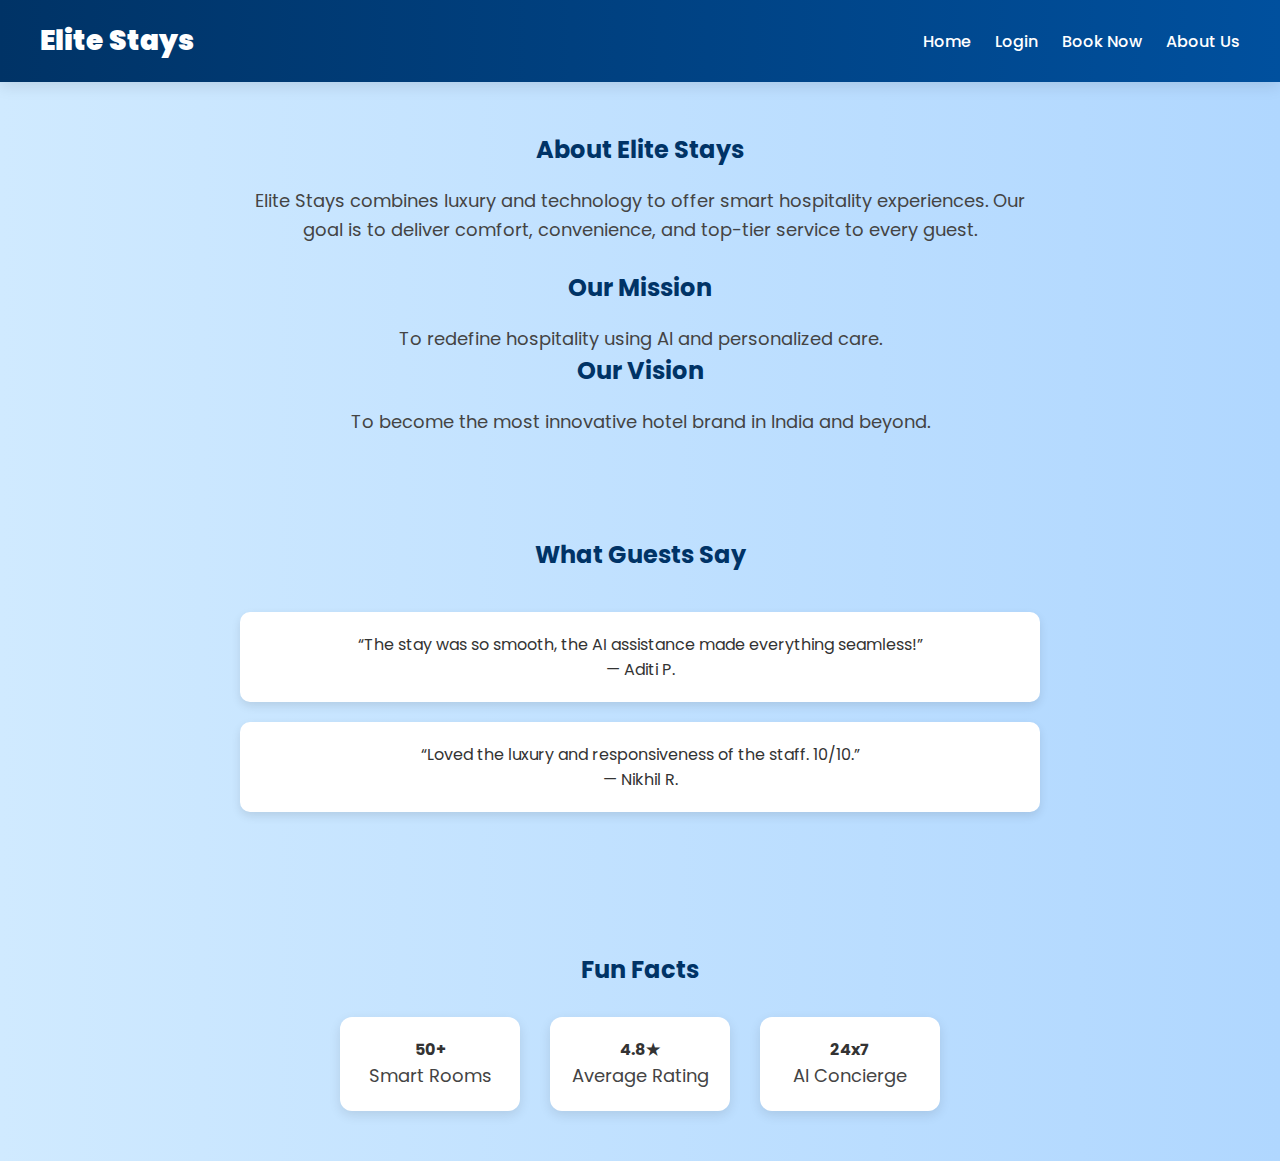
<file: about.html>
<!DOCTYPE html>
<html lang="en">
<head>
  <meta charset="UTF-8">
  <title>About Us - Elite Stays</title>
  <link href="https://fonts.googleapis.com/css2?family=Poppins:wght@300;500;600&display=swap" rel="stylesheet">
  <style>
    * { margin: 0; padding: 0; box-sizing: border-box; }
    body {
      font-family: 'Poppins', sans-serif;
      background: linear-gradient(to right, #d0eaff, #b0d7ff);
      color: #333;
    }

    header {
      background: linear-gradient(to right, #003366, #00509e);
      padding: 20px 40px;
      display: flex;
      justify-content: space-between;
      align-items: center;
      box-shadow: 0 4px 15px rgba(0, 0, 0, 0.1);
    }

    header h1 { font-size: 28px; font-weight: 600; color: #fff; }
    nav a {
      margin-left: 20px;
      text-decoration: none;
      color: #fff;
      font-weight: 500;
      transition: opacity 0.2s;
    }
    nav a:hover { opacity: 0.8; }

    section { padding: 50px 30px; text-align: center; animation: fadeIn 1s ease-in; }

    h2, h3 { color: #003366; margin-bottom: 20px; }
    p { max-width: 800px; margin: auto; font-size: 18px; line-height: 1.6; color: #444; }

  

    .fun-facts {
      display: flex;
      justify-content: center;
      flex-wrap: wrap;
      gap: 30px;
      margin-top: 30px;
    }

    .fact {
      background: #fff;
      padding: 20px;
      border-radius: 12px;
      box-shadow: 0 4px 12px rgba(0,0,0,0.1);
      width: 180px;
    }

    .testimonials {
      max-width: 800px;
      margin: 40px auto;
    }

    .testimonial {
      background: #fff;
      padding: 20px;
      margin: 20px 0;
      border-radius: 10px;
      box-shadow: 0 4px 10px rgba(0,0,0,0.1);
    }

    @keyframes fadeIn {
      from { opacity: 0; transform: translateY(20px); }
      to { opacity: 1; transform: translateY(0); }
    }
  </style>
</head>
<body>
  <header>
    <h1><strong>Elite Stays</strong></h1>
    <nav>
      <a href="index.html">Home</a>
      <a href="login.html">Login</a>
      <a href="booking.html">Book Now</a>
      <a href="about.html">About Us</a>
    </nav>
  </header>

  <section>
    <h2>About Elite Stays</h2>
    <p>Elite Stays combines luxury and technology to offer smart hospitality experiences. Our goal is to deliver comfort, convenience, and top-tier service to every guest.</p>
    </br>
    <h2>Our Mission</h2>
    <p>To redefine hospitality using AI and personalized care.</p>
    <h2>Our Vision</h2>
    <p>To become the most innovative hotel brand in India and beyond.</p>
  </section>

  

  <section>
    <h2>What Guests Say</h2>
    <div class="testimonials">
      <div class="testimonial">
        “The stay was so smooth, the AI assistance made everything seamless!”<br>— Aditi P.
      </div>
      <div class="testimonial">
        “Loved the luxury and responsiveness of the staff. 10/10.”<br>— Nikhil R.
      </div>
    </div>
  </section>

  <section>
    <h2>Fun Facts</h2>
    <div class="fun-facts">
      <div class="fact">
        <h4>50+</h4>
        <p>Smart Rooms</p>
      </div>
      <div class="fact">
        <h4>4.8★</h4>
        <p>Average Rating</p>
      </div>
      <div class="fact">
        <h4>24x7</h4>
        <p>AI Concierge</p>
      </div>
    </div>
  </section>
</body>
</html>
</file>
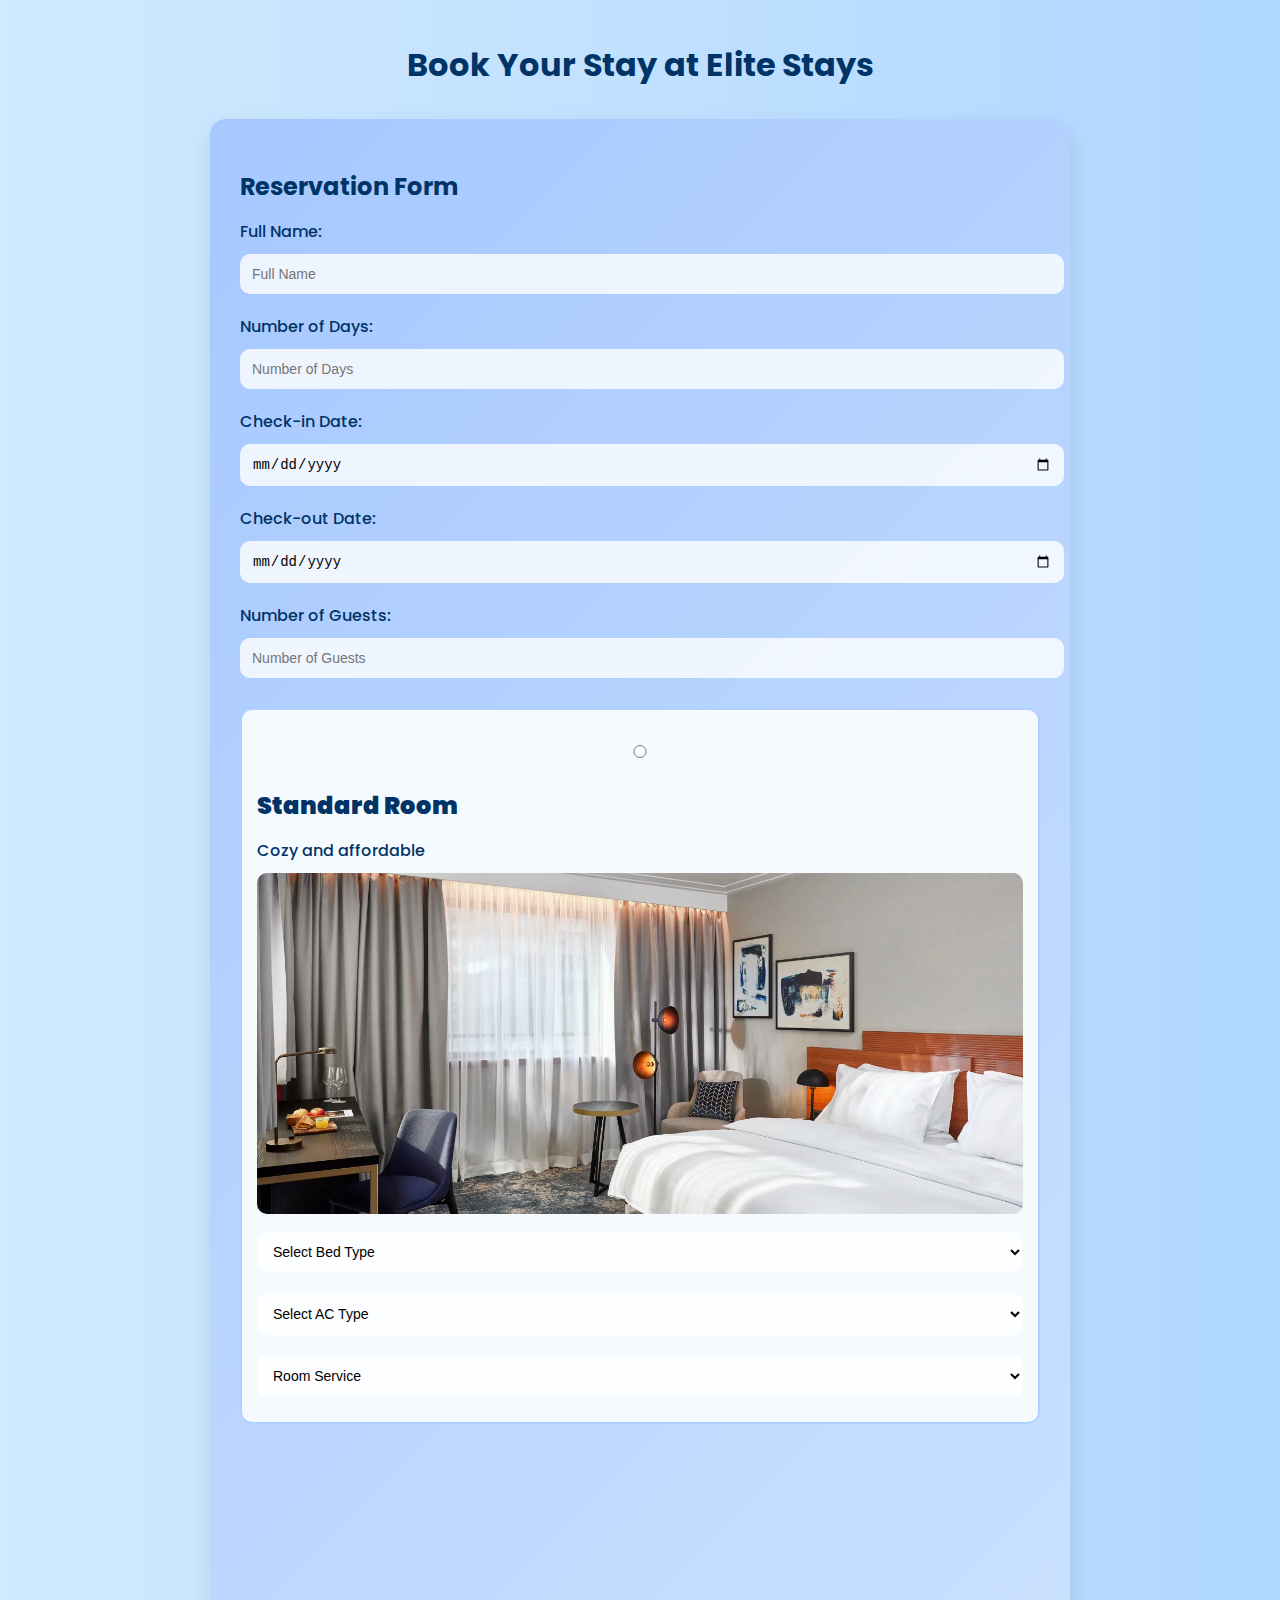
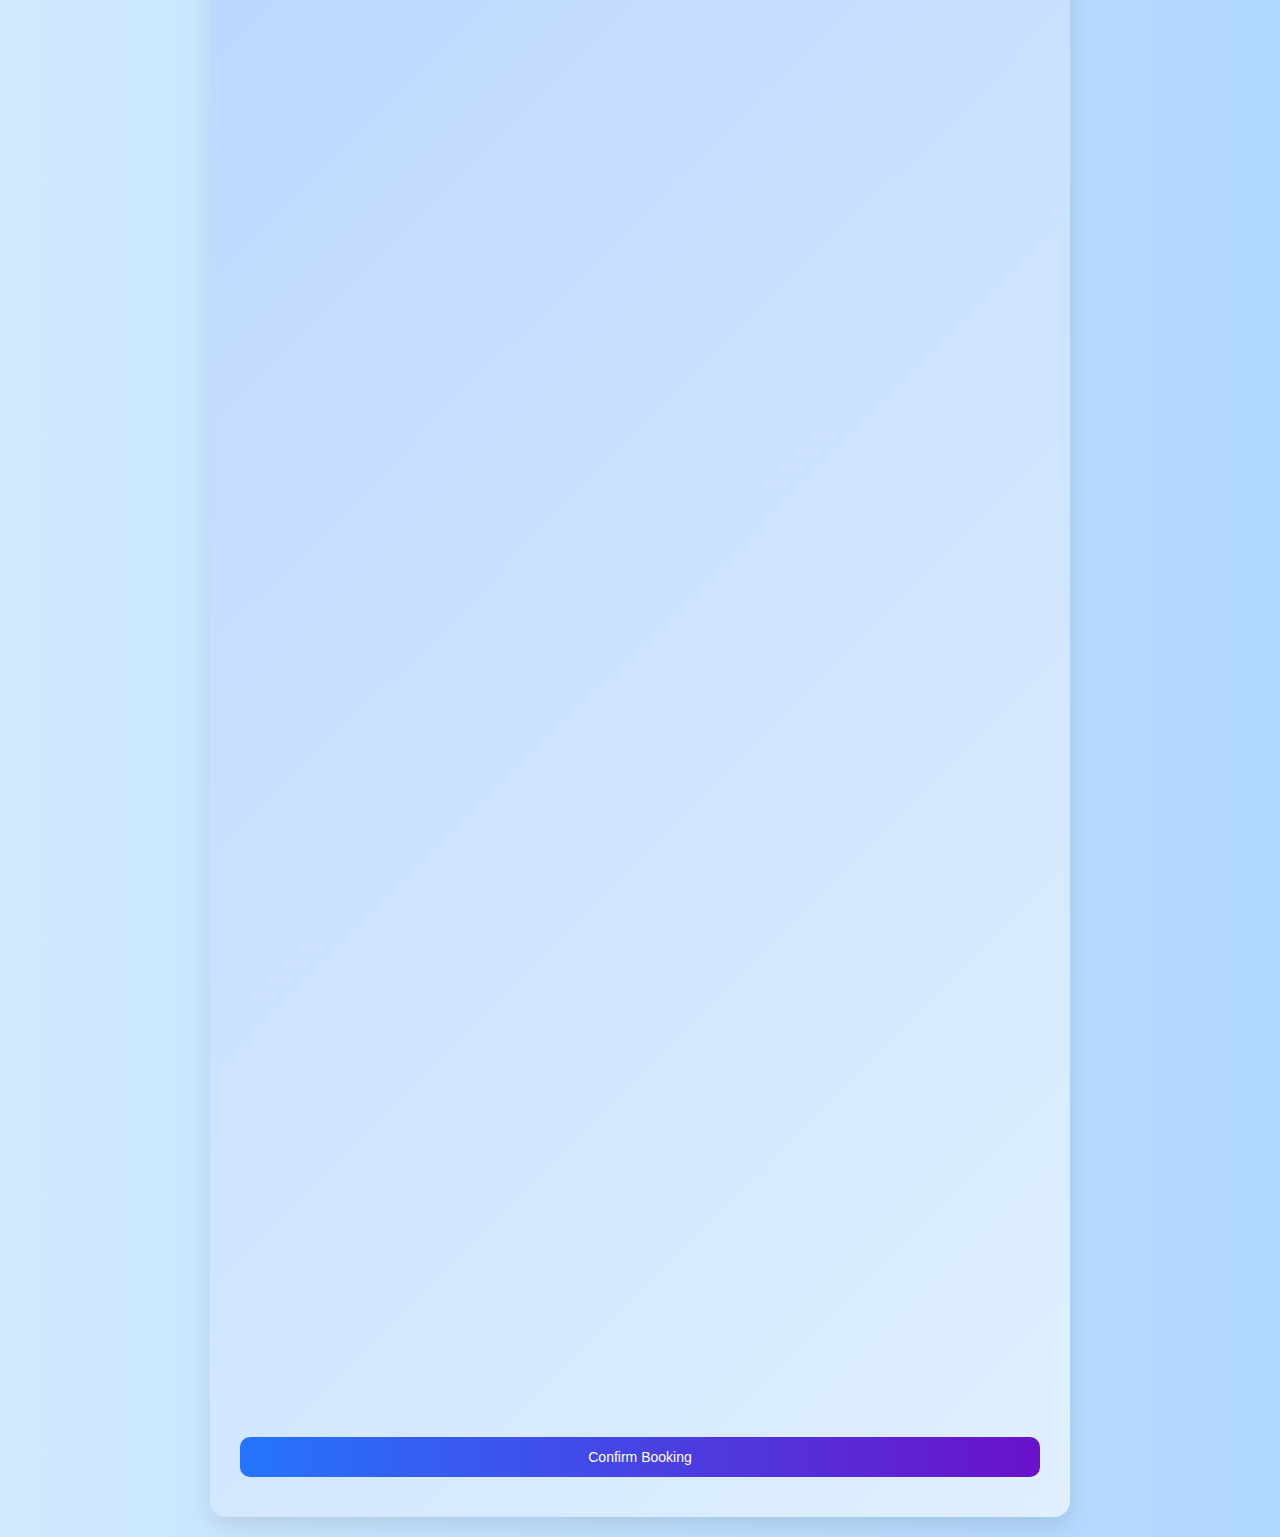
<file: booking.html>
<!DOCTYPE html>
<html lang="en">
<head>
  <meta charset="UTF-8">
  <title>Book Room - Elite Stays</title>
  <link href="https://fonts.googleapis.com/css2?family=Poppins:wght@300;500;600&display=swap" rel="stylesheet">
  <style>
    body {
      font-family: 'Poppins', sans-serif;
      padding: 20px;
      background: linear-gradient(to right, #d0eaff, #b0d7ff);
      margin: 0;
      scroll-behavior: smooth;
    }

    header h1 {
      text-align: center;
      margin-bottom: 30px;
      color: #003366;
    }

    .form-container {
      background: linear-gradient(135deg, #a6c8ff, #e0f0ff);
      padding: 30px;
      border-radius: 16px;
      max-width: 800px;
      margin: auto;
      box-shadow: 0 10px 25px rgba(0, 0, 0, 0.1);
      opacity: 0;
      transform: translateY(40px);
      transition: opacity 1s ease, transform 1s ease;
    }

    .form-container.show {
      opacity: 1;
      transform: translateY(0);
    }

    form input, form select, form button {
      width: 100%;
      padding: 12px;
      margin: 10px 0;
      border-radius: 10px;
      border: none;
      font-size: 14px;
      background-color: #ffffffcc;
    }

    form h2 {
      color: #003366;
      margin-bottom: 15px;
    }

    label {
      color: #003366;
      font-weight: 500;
      margin-top: 10px;
      display: block;
    }

    button {
      background: linear-gradient(to right, #2575fc, #6a11cb);
      color: white;
      font-size: 16px;
      border: none;
      border-radius: 10px;
      cursor: pointer;
      transition: transform 0.2s ease;
    }

    button:hover {
      transform: scale(1.03);
    }

    .room-options {
      display: flex;
      flex-direction: column;
      gap: 1.5rem;
      margin-top: 20px;
    }

    .room-card {
      border: 2px solid #b3d1ff;
      border-radius: 12px;
      padding: 15px;
      background: #f5faff;
      opacity: 0;
      transform: translateY(30px);
      transition: opacity 0.8s ease, transform 0.8s ease;
    }

    .room-card.show {
      opacity: 1;
      transform: translateY(0);
    }

    .room-card label {
      color: #003366;
    }

    .room-card img {
      width: 100%;
      border-radius: 10px;
      margin-top: 10px;
    }
  </style>
</head>
<body>
  <header>
    <h1>Book Your Stay at <span>Elite Stays</span></h1>
  </header>

  <div class="form-container">
    <form action="payment.html" method="GET">
      <h2>Reservation Form</h2>
      <label>Full Name:</label>
      <input type="text" placeholder="Full Name" required />
      <label>Number of Days:</label>
      <input type="number" placeholder="Number of Days" required />

      <label>Check-in Date:</label>
      <input type="date" name="checkin" required />
      <label>Check-out Date:</label>
      <input type="date" name="checkout" required />
      <label>Number of Guests:</label>
      <input type="number" placeholder="Number of Guests" required />

      <div class="room-options">
        <!-- Standard -->
        <div class="room-card">
          <label>
            <input type="radio" name="room-type" value="standard" />
            <h2><strong>Standard Room</strong></h2> Cozy and affordable
          </label>
          <img src="standard.webp" alt="Standard Room">
          <div class="options">
            <select name="standard-bed">
              <option value="">Select Bed Type</option>
              <option value="single">Single Bed</option>
              <option value="double">Double Bed</option>
            </select>
            <select name="standard-ac">
              <option value="">Select AC Type</option>
              <option value="ac">AC</option>
              <option value="non-ac">Non-AC</option>
            </select>
            <select name="standard-service">
              <option value="">Room Service</option>
              <option value="yes">Yes</option>
              <option value="no">No</option>
            </select>
          </div>
        </div>

        <!-- Deluxe -->
        <div class="room-card">
          <label>
            <input type="radio" name="room-type" value="deluxe" />
            <h2><strong>Deluxe Room</strong></h2> More space and comfort
          </label>
          <img src="deluxe.webp" alt="Deluxe Room">
          <div class="options">
            <select name="deluxe-bed">
              <option value="">Select Bed Type</option>
              <option value="single">Single Bed</option>
              <option value="double">Double Bed</option>
            </select>
            <select name="deluxe-ac">
              <option value="">Select AC Type</option>
              <option value="ac">AC</option>
              <option value="non-ac">Non-AC</option>
            </select>
            <select name="deluxe-service">
              <option value="">Room Service</option>
              <option value="yes">Yes</option>
              <option value="no">No</option>
            </select>
          </div>
        </div>

        <!-- Suite -->
        <div class="room-card">
          <label>
            <input type="radio" name="room-type" value="suite" />
            <h2><strong>Suite</strong></h2> Luxury experience
          </label>
          <img src="suite.webp" alt="Suite">
          <div class="options">
            <select name="suite-bed">
              <option value="">Select Bed Type</option>
              <option value="double">Double Bed</option>
              <option value="king">King Size Bed</option>
            </select>
            <select name="suite-ac">
              <option value="">Select AC Type</option>
              <option value="ac">AC</option>
              <option value="non-ac">Non-AC</option>
            </select>
            <select name="suite-service">
              <option value="">Room Service</option>
              <option value="yes">Yes</option>
              <option value="no">No</option>
            </select>
          </div>
        </div>
      </div>

      <button type="submit">Confirm Booking</button>
    </form>
  </div>

  <script>
  // Animation on scroll
  document.addEventListener("DOMContentLoaded", () => {
    // Scroll animation
    const formContainer = document.querySelector('.form-container');
    const roomCards = document.querySelectorAll('.room-card');

    const observer = new IntersectionObserver((entries, obs) => {
      entries.forEach(entry => {
        if (entry.isIntersecting) {
          entry.target.classList.add('show');
          obs.unobserve(entry.target);
        }
      });
    }, { threshold: 0.2 });

    observer.observe(formContainer);
    roomCards.forEach(card => observer.observe(card));

    const checkAndShow = el => {
      const rect = el.getBoundingClientRect();
      if (rect.top < window.innerHeight && rect.bottom >= 0) {
        el.classList.add('show');
      }
    };

    checkAndShow(formContainer);
    roomCards.forEach(checkAndShow);

    // Auto-set checkout date
    const daysInput = document.querySelector('input[placeholder="Number of Days"]');
    const checkinInput = document.querySelector('input[name="checkin"]');
    const checkoutInput = document.querySelector('input[name="checkout"]');

    function updateCheckoutDate() {
      const days = parseInt(daysInput.value);
      const checkinValue = checkinInput.value;

      if (!isNaN(days) && checkinValue) {
        const checkinDate = new Date(checkinValue);
        checkinDate.setDate(checkinDate.getDate() + days);
        const year = checkinDate.getFullYear();
        const month = String(checkinDate.getMonth() + 1).padStart(2, '0');
        const day = String(checkinDate.getDate()).padStart(2, '0');
        checkoutInput.value = `${year}-${month}-${day}`;
      }
    }

    daysInput.addEventListener('input', updateCheckoutDate);
    checkinInput.addEventListener('input', updateCheckoutDate);
  });


  </script>
</body>
</html>
</file>
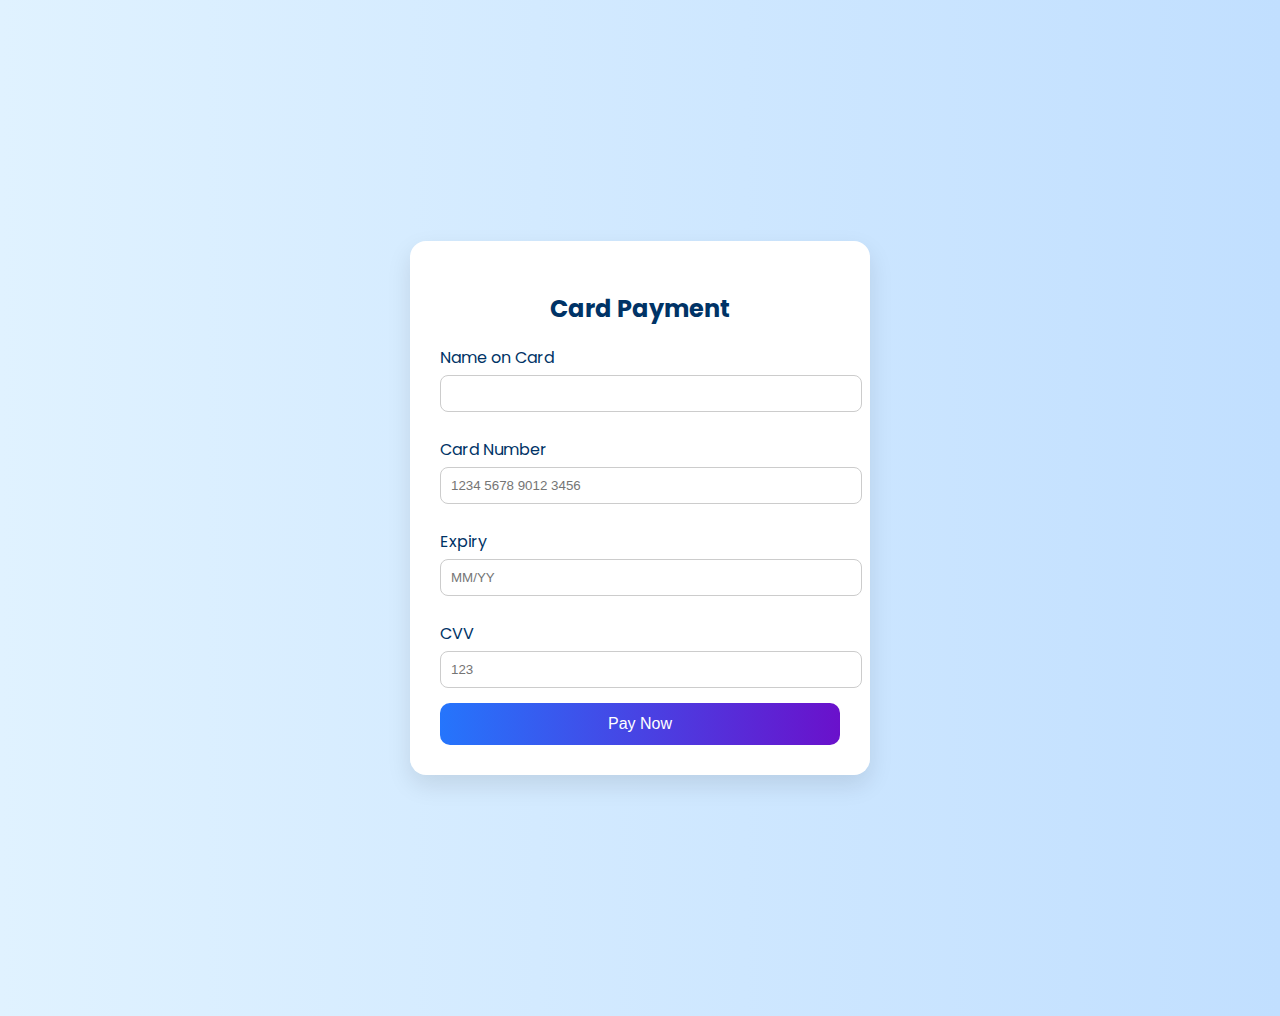
<file: card.html>
<!DOCTYPE html>
<html lang="en">
<head>
  <meta charset="UTF-8" />
  <title>Card Payment</title>
  <link href="https://fonts.googleapis.com/css2?family=Poppins:wght@300;500;600&display=swap" rel="stylesheet">
  <style>
    body {
      font-family: 'Poppins', sans-serif;
      background: linear-gradient(to right, #e0f2ff, #c1dfff);
      padding: 50px;
      display: flex;
      justify-content: center;
      align-items: center;
      height: 100vh;
    }

    .card-form {
      background: #fff;
      padding: 30px;
      border-radius: 16px;
      box-shadow: 0 10px 25px rgba(0, 0, 0, 0.1);
      width: 100%;
      max-width: 400px;
    }

    h2 {
      text-align: center;
      color: #003366;
    }

    label {
      display: block;
      margin: 10px 0 5px;
      color: #003366;
    }

    input {
      width: 100%;
      padding: 10px;
      border-radius: 8px;
      border: 1px solid #ccc;
      margin-bottom: 15px;
    }

    button {
      width: 100%;
      padding: 12px;
      border: none;
      border-radius: 10px;
      background: linear-gradient(to right, #2575fc, #6a11cb);
      color: white;
      font-size: 16px;
      cursor: pointer;
    }

    button:hover {
      transform: scale(1.03);
    }
  </style>
</head>
<body>
  <form class="card-form">
    <h2>Card Payment</h2>
    <label>Name on Card</label>
    <input type="text" required />

    <label>Card Number</label>
    <input type="text" placeholder="1234 5678 9012 3456" required />

    <label>Expiry</label>
    <input type="text" placeholder="MM/YY" required />

    <label>CVV</label>
    <input type="text" placeholder="123" required />

    <button type="submit">Pay Now</button>
  </form>
</body>
</html>
</file>
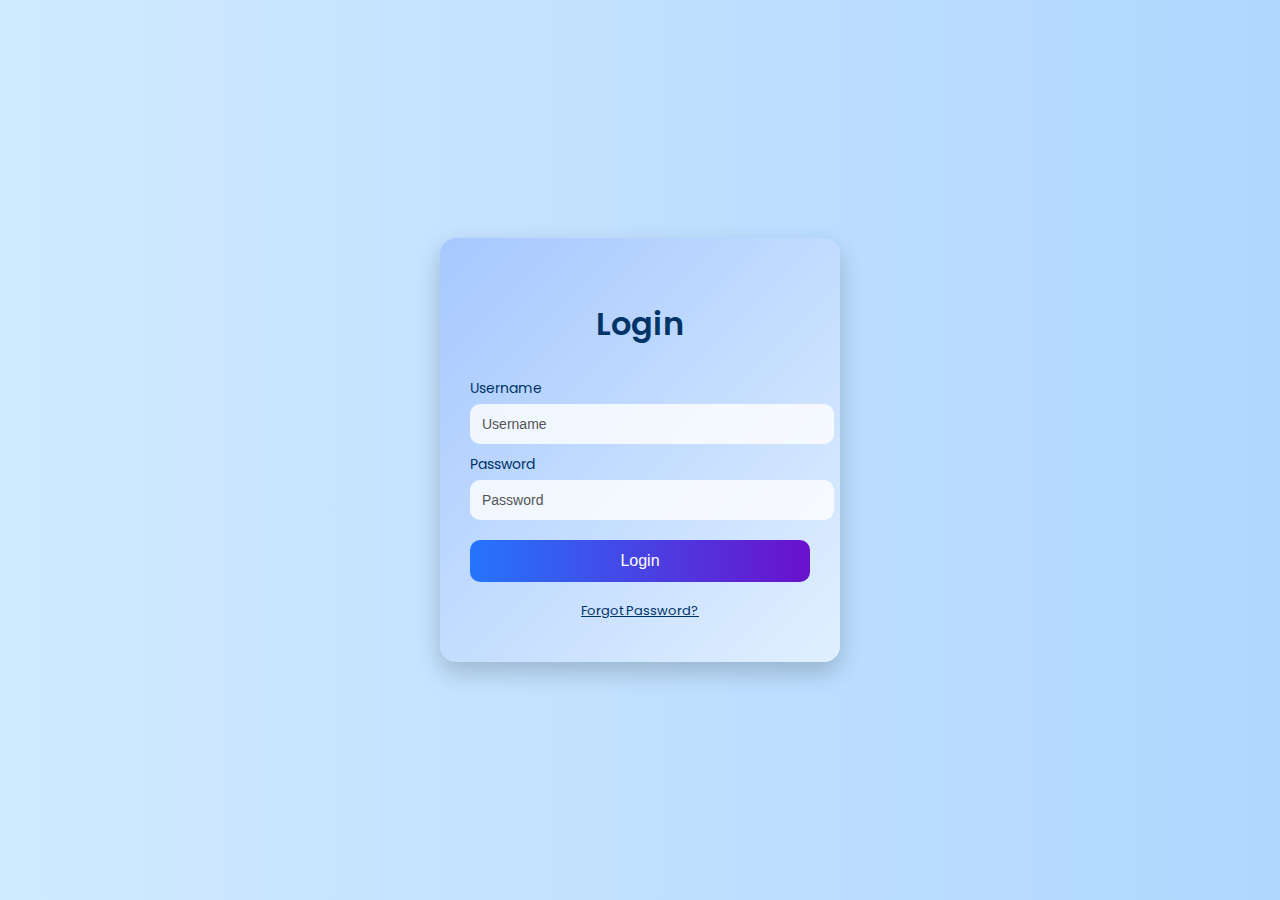
<file: login.html>
<!DOCTYPE html>
<html lang="en">
<head>
  <meta charset="UTF-8">
  <title>Login - Blue Doodle Hotel</title>
  <link href="https://fonts.googleapis.com/css2?family=Poppins:wght@300;500;600&display=swap" rel="stylesheet">
  <style>
    body {
      margin: 0;
      font-family: 'Poppins', sans-serif;
      background: linear-gradient(to right, #d0eaff, #b0d7ff);
      display: flex;
      justify-content: center;
      align-items: center;
      height: 100vh;
    }

    .form-container {
      background: linear-gradient(135deg, #a6c8ff, #e0f0ff);
      padding: 40px 30px;
      border-radius: 16px;
      box-shadow: 0 10px 25px rgba(0, 0, 0, 0.2);
      width: 340px;
      animation: fadeIn 1s ease-in;
    }

    h1 {
      text-align: center;
      margin-bottom: 30px;
      color: #003366;
      font-weight: 600;
    }

    label {
      display: block;
      margin-top: 10px;
      font-size: 14px;
      color: #003366;
    }

    input {
      width: 100%;
      padding: 12px;
      margin-top: 5px;
      border: none;
      border-radius: 10px;
      background: #ffffffcc;
      font-size: 14px;
      color: #333;
    }

    input::placeholder {
      color: #555;
    }

    button {
      width: 100%;
      padding: 12px;
      margin-top: 20px;
      background: linear-gradient(to right, #2575fc, #6a11cb);
      border: none;
      color: white;
      font-size: 16px;
      border-radius: 10px;
      cursor: pointer;
      transition: transform 0.2s ease;
    }

    button:hover {
      transform: scale(1.03);
    }

    .extra-link {
      text-align: center;
      margin-top: 15px;
    }

    .extra-link a {
      color: #003366;
      text-decoration: underline;
      font-size: 13px;
    }

    @keyframes fadeIn {
      from { opacity: 0; transform: translateY(-20px); }
      to { opacity: 1; transform: translateY(0); }
    }
  </style>
</head>
<body>
  <div class="form-container">
    <h1>Login</h1>
    <form action="/login" method="POST">
      <label for="username">Username</label>
      <input type="text" id="username" name="username" placeholder="Username" required />

      <label for="password">Password</label>
      <input type="password" id="password" name="password" placeholder="Password" required />

      <button type="submit">Login</button>
    </form>
    <div class="extra-link">
      <a href="#">Forgot Password?</a>
    </div>
  </div>
</body>
</html>
</file>
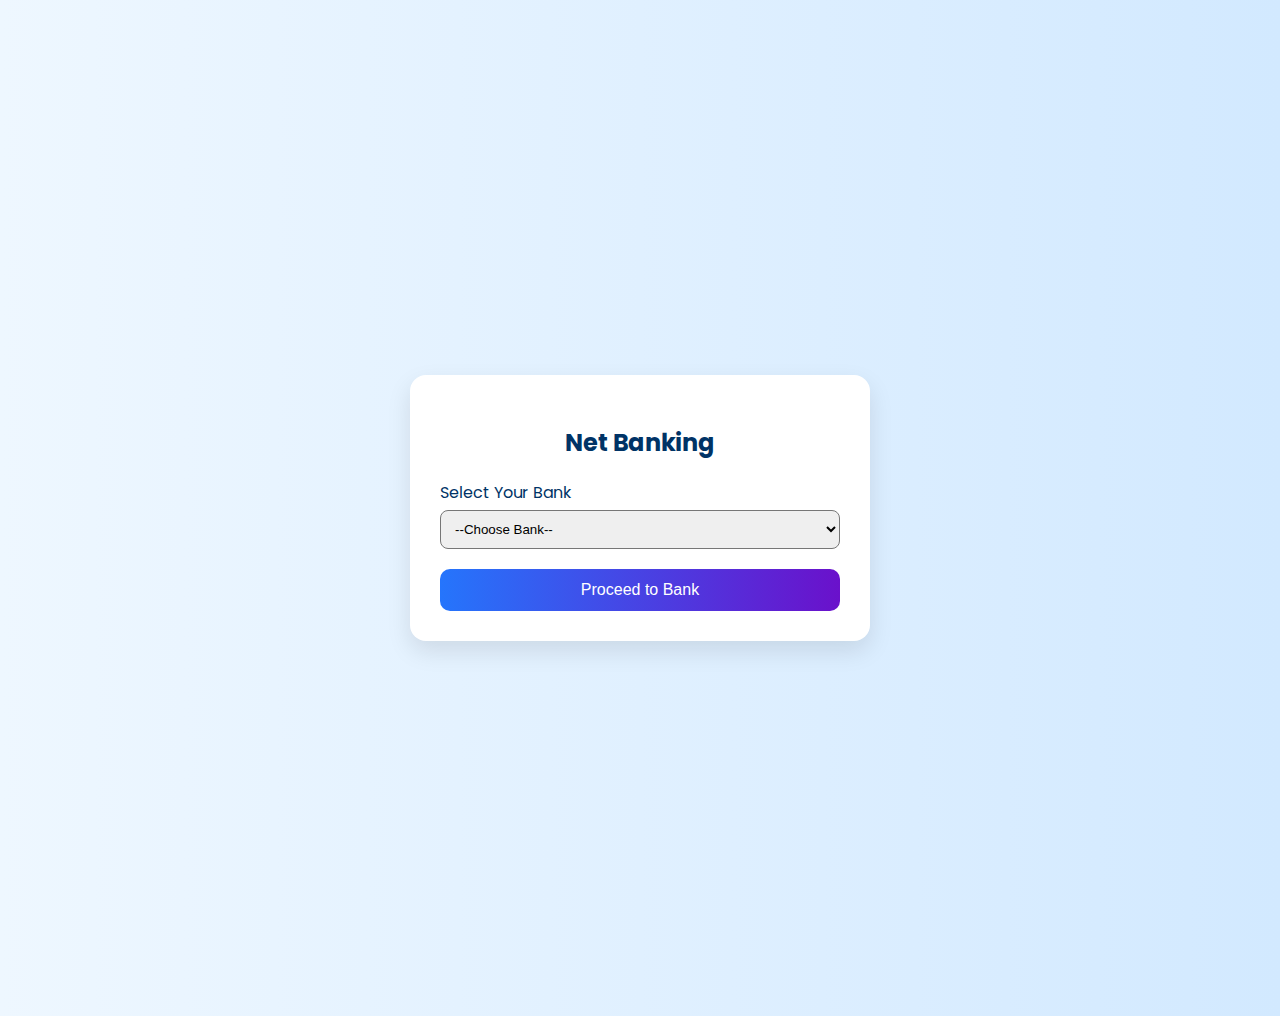
<file: netbanking.html>
<!DOCTYPE html>
<html lang="en">
<head>
  <meta charset="UTF-8" />
  <title>Net Banking</title>
  <link href="https://fonts.googleapis.com/css2?family=Poppins:wght@300;500;600&display=swap" rel="stylesheet">
  <style>
    body {
      font-family: 'Poppins', sans-serif;
      background: linear-gradient(to right, #eef7ff, #d2e9ff);
      padding: 50px;
      display: flex;
      justify-content: center;
      align-items: center;
      height: 100vh;
    }

    .banking-form {
      background: #fff;
      padding: 30px;
      border-radius: 16px;
      box-shadow: 0 10px 25px rgba(0, 0, 0, 0.1);
      width: 100%;
      max-width: 400px;
    }

    h2 {
      text-align: center;
      color: #003366;
    }

    label {
      display: block;
      margin: 10px 0 5px;
      color: #003366;
    }

    select {
      width: 100%;
      padding: 10px;
      border-radius: 8px;
      margin-bottom: 20px;
    }

    button {
      width: 100%;
      padding: 12px;
      border: none;
      border-radius: 10px;
      background: linear-gradient(to right, #2575fc, #6a11cb);
      color: white;
      font-size: 16px;
      cursor: pointer;
    }

    button:hover {
      transform: scale(1.03);
    }
  </style>
</head>
<body>
  <form class="banking-form">
    <h2>Net Banking</h2>
    <label>Select Your Bank</label>
    <select required>
      <option value="">--Choose Bank--</option>
      <option>SBI</option>
      <option>HDFC</option>
      <option>ICICI</option>
      <option>Axis Bank</option>
      <option>Kotak</option>
    </select>
    <button type="submit">Proceed to Bank</button>
  </form>
</body>
</html>
</file>
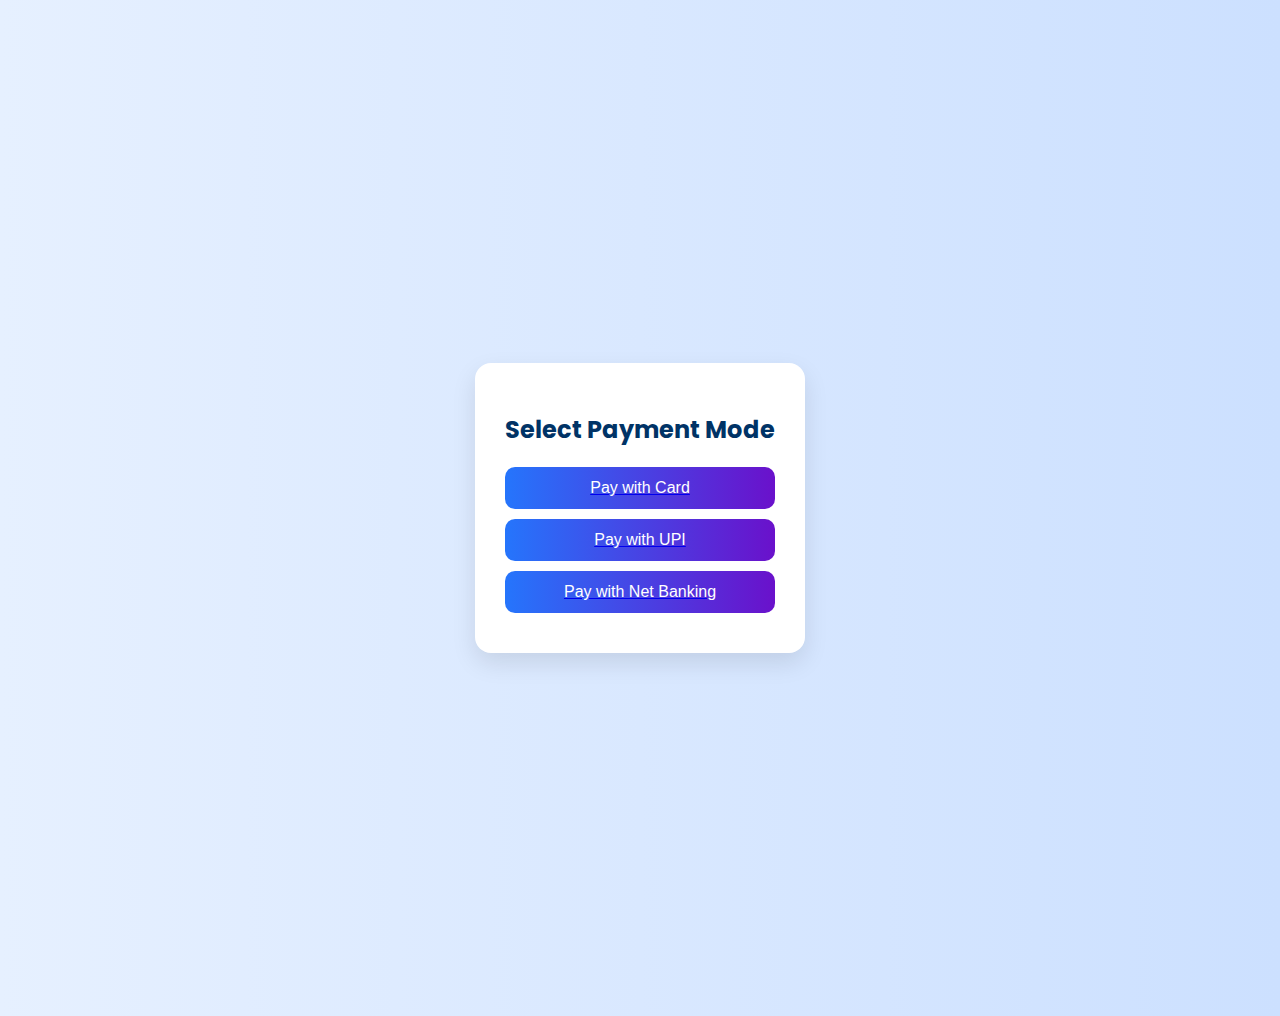
<file: payment.html>
<!DOCTYPE html>
<html lang="en">
<head>
  <meta charset="UTF-8" />
  <title>Select Payment Mode - Elite Stays</title>
  <link href="https://fonts.googleapis.com/css2?family=Poppins:wght@300;500;600&display=swap" rel="stylesheet">
  <style>
    body {
      font-family: 'Poppins', sans-serif;
      background: linear-gradient(to right, #e6f0ff, #cce0ff);
      padding: 50px;
      display: flex;
      justify-content: center;
      align-items: center;
      height: 100vh;
    }

    .payment-selection {
      background: #fff;
      padding: 30px;
      border-radius: 16px;
      box-shadow: 0 10px 25px rgba(0, 0, 0, 0.1);
      text-align: center;
      max-width: 400px;
    }

    h2 {
      color: #003366;
      margin-bottom: 20px;
    }

    button {
      display: block;
      width: 100%;
      padding: 12px;
      margin: 10px 0;
      border: none;
      border-radius: 10px;
      background: linear-gradient(to right, #2575fc, #6a11cb);
      color: white;
      font-size: 16px;
      cursor: pointer;
      transition: transform 0.2s ease;
    }

    button:hover {
      transform: scale(1.03);
    }
  </style>
</head>
<body>
  <div class="payment-selection">
    <h2>Select Payment Mode</h2>
    <a href="card.html"><button>Pay with Card</button></a>
    <a href="upi.html"><button>Pay with UPI</button></a>
    <a href="netbanking.html"><button>Pay with Net Banking</button></a>
  </div>
</body>
</html>
</file>
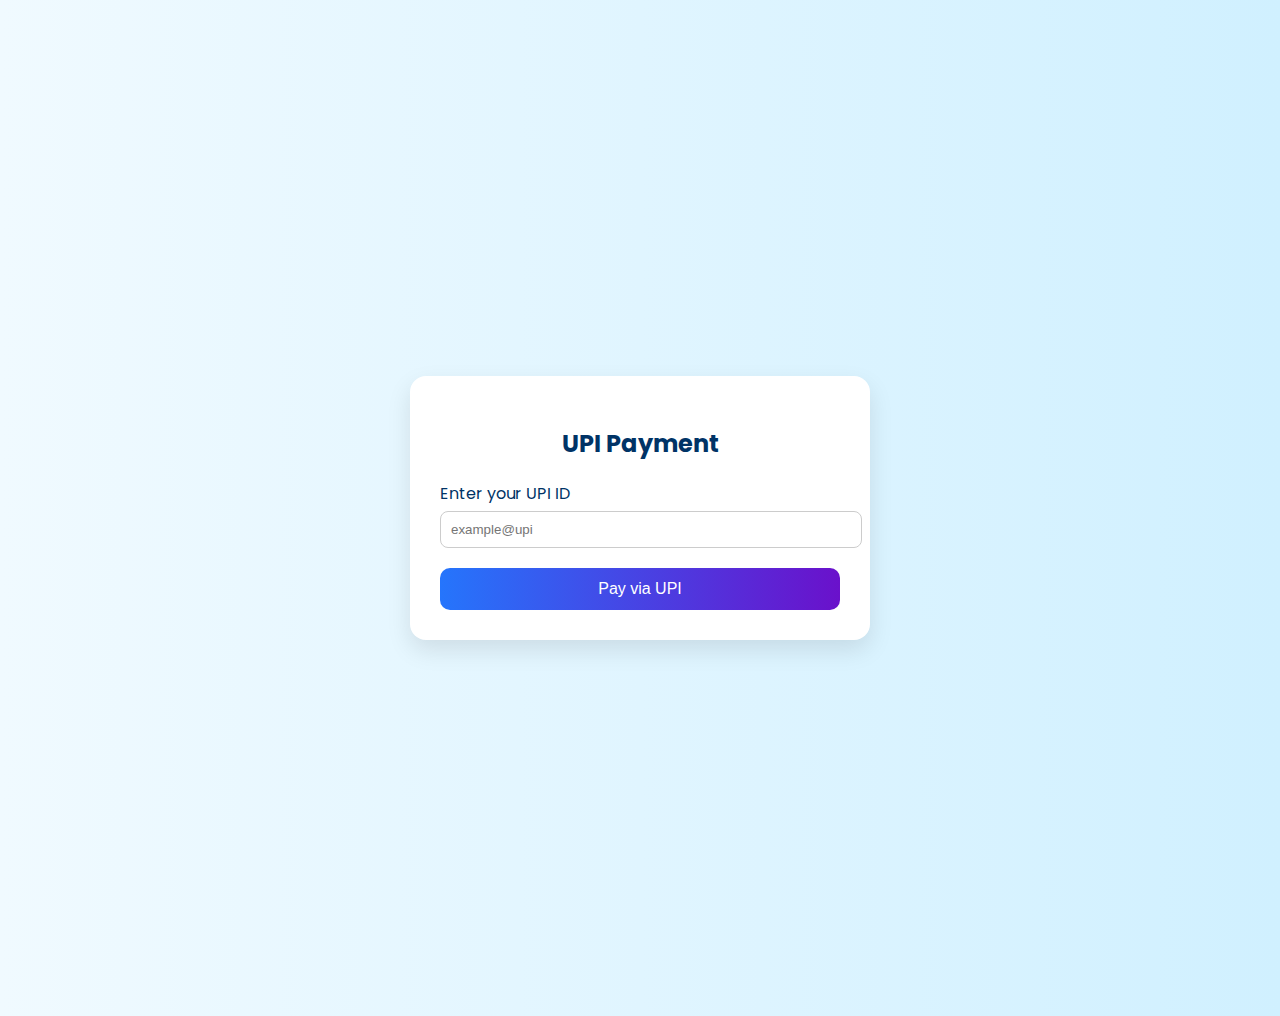
<file: upi.html>
<!DOCTYPE html>
<html lang="en">
<head>
  <meta charset="UTF-8" />
  <title>UPI Payment</title>
  <link href="https://fonts.googleapis.com/css2?family=Poppins:wght@300;500;600&display=swap" rel="stylesheet">
  <style>
    body {
      font-family: 'Poppins', sans-serif;
      background: linear-gradient(to right, #f0faff, #d0f0ff);
      padding: 50px;
      display: flex;
      justify-content: center;
      align-items: center;
      height: 100vh;
    }

    .upi-form {
      background: #fff;
      padding: 30px;
      border-radius: 16px;
      box-shadow: 0 10px 25px rgba(0, 0, 0, 0.1);
      width: 100%;
      max-width: 400px;
    }

    h2 {
      text-align: center;
      color: #003366;
    }

    label {
      display: block;
      margin: 10px 0 5px;
      color: #003366;
    }

    input {
      width: 100%;
      padding: 10px;
      border-radius: 8px;
      border: 1px solid #ccc;
      margin-bottom: 20px;
    }

    button {
      width: 100%;
      padding: 12px;
      border: none;
      border-radius: 10px;
      background: linear-gradient(to right, #2575fc, #6a11cb);
      color: white;
      font-size: 16px;
      cursor: pointer;
    }

    button:hover {
      transform: scale(1.03);
    }
  </style>
</head>
<body>
  <form class="upi-form">
    <h2>UPI Payment</h2>
    <label>Enter your UPI ID</label>
    <input type="text" placeholder="example@upi" required />
    <button type="submit">Pay via UPI</button>
  </form>
</body>
</html>
</file>
